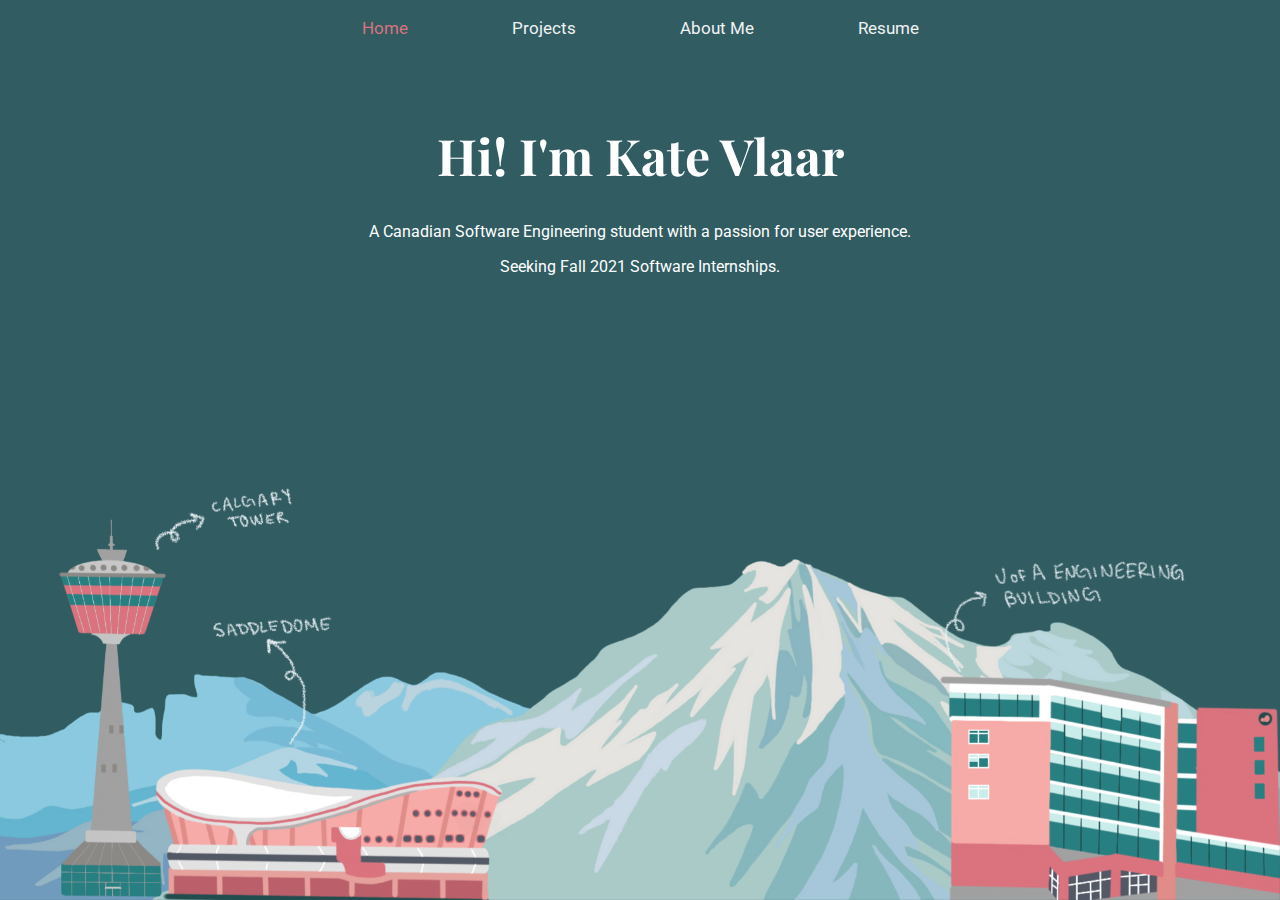
<file: index.html>
<!DOCTYPE html>
<html>
    <head>
        <title>Kate Vlaar</title>
        <link rel="stylesheet" href="style.css">
        <link href='https://fonts.googleapis.com/css?family=Roboto' rel='stylesheet'>
        <link rel="preconnect" href="https://fonts.gstatic.com">
        <link href="https://fonts.googleapis.com/css2?family=Playfair+Display:wght@800&family=Sintony&display=swap" rel="stylesheet">
    </head>

    <body>
        <div class="navbar">
            <a class="active" href="index.html">Home</a>
            <a href="projects.html">Projects</a>
            <a href="">About Me</a>
            <a target="_blank" href="December2020Resume.pdf">Resume</a>
        </div>
        <div class="bodyContainer">
            <div class="headerText">
                <h1>Hi! I'm Kate Vlaar</h1>
                <p>A Canadian Software Engineering student with a passion for user experience. </p>
                <p>Seeking Fall 2021 Software Internships.</p>
            </div>
            <img class="homepageImage" src='Untitled_Artwork.png'>
        </div>
    </body>
  </html>
</file>
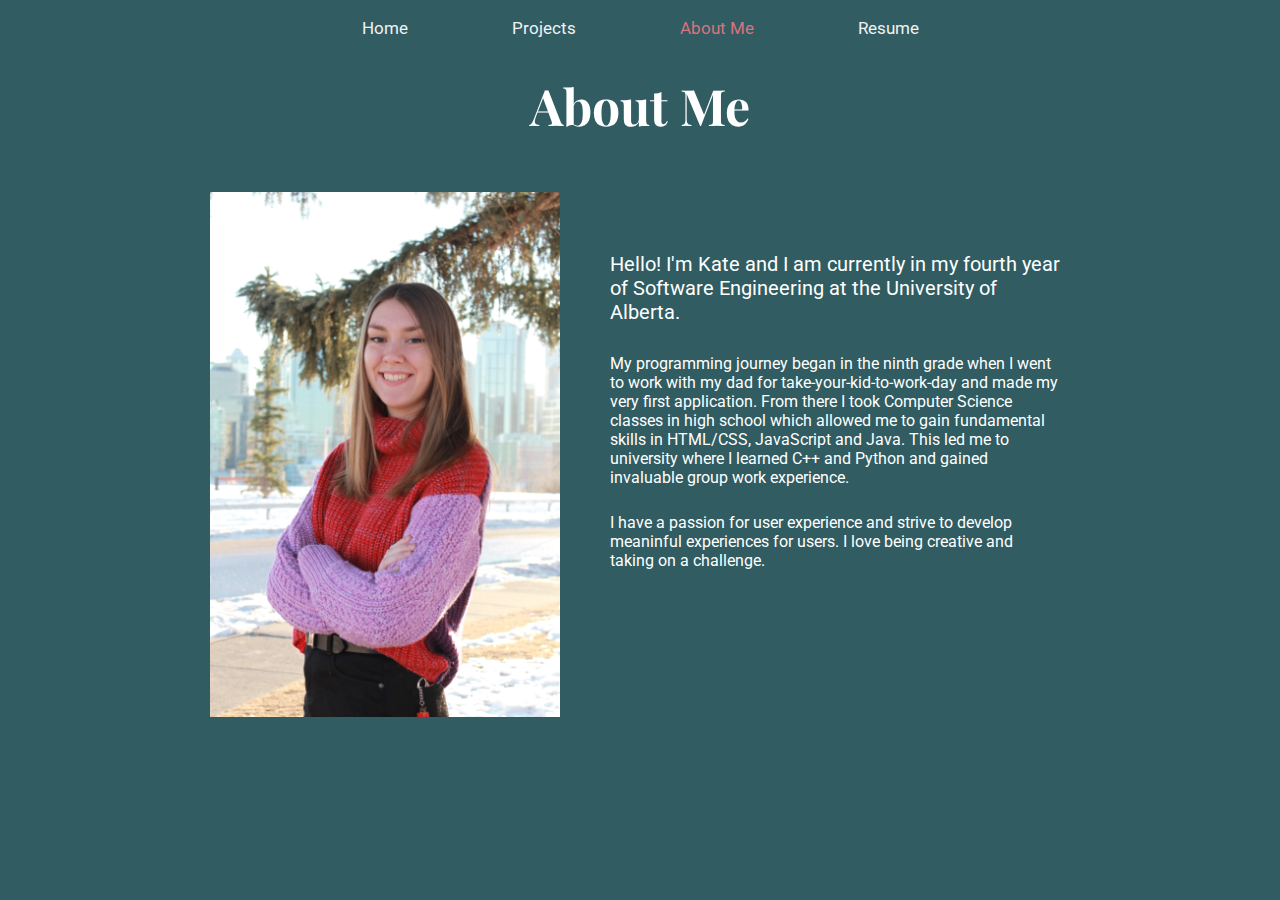
<file: about.html>
<!DOCTYPE html>
<html>
    <head>
        <title>Kate Vlaar</title>
        <link rel="stylesheet" href="style.css">
        <link href='https://fonts.googleapis.com/css?family=Roboto' rel='stylesheet'>
        <link rel="preconnect" href="https://fonts.gstatic.com">
        <link href="https://fonts.googleapis.com/css2?family=Playfair+Display:wght@800&family=Sintony&display=swap" rel="stylesheet">
    </head>

    <body>
        <div class="navbar">
            <a href="index.html">Home</a>
            <a href="projects.html">Projects</a>
            <a class="active" href="">About Me</a>
            <a target="_blank" href="Dec2020Resume.pdf">Resume</a>
        </div>
        <div class="projectHeader">
            <h1>About Me</h1>
        </div>
        <div class="flexContainer">
            <img class="headshot" src="headshotDec2020.JPG">
            <div class="projectTextContainer">
                <p class="aboutMeHeaderText">Hello! I'm Kate and I am currently in my fourth year of Software Engineering at the University of Alberta. </p>
                <p class="projectDescription">My programming journey began in the ninth grade when I went to work with my dad for take-your-kid-to-work-day and made my very first application. From there I took Computer Science classes in high school which allowed me to gain fundamental skills in HTML/CSS, JavaScript and Java. This led me to university where I learned C++ and Python and gained invaluable group work experience.</p>
                <p class="projectDescription">I have a passion for user experience and strive to develop meaninful experiences for users. I love being creative and taking on a challenge.</p>
            </div>
        </div>
    </body>
</html>
</file>
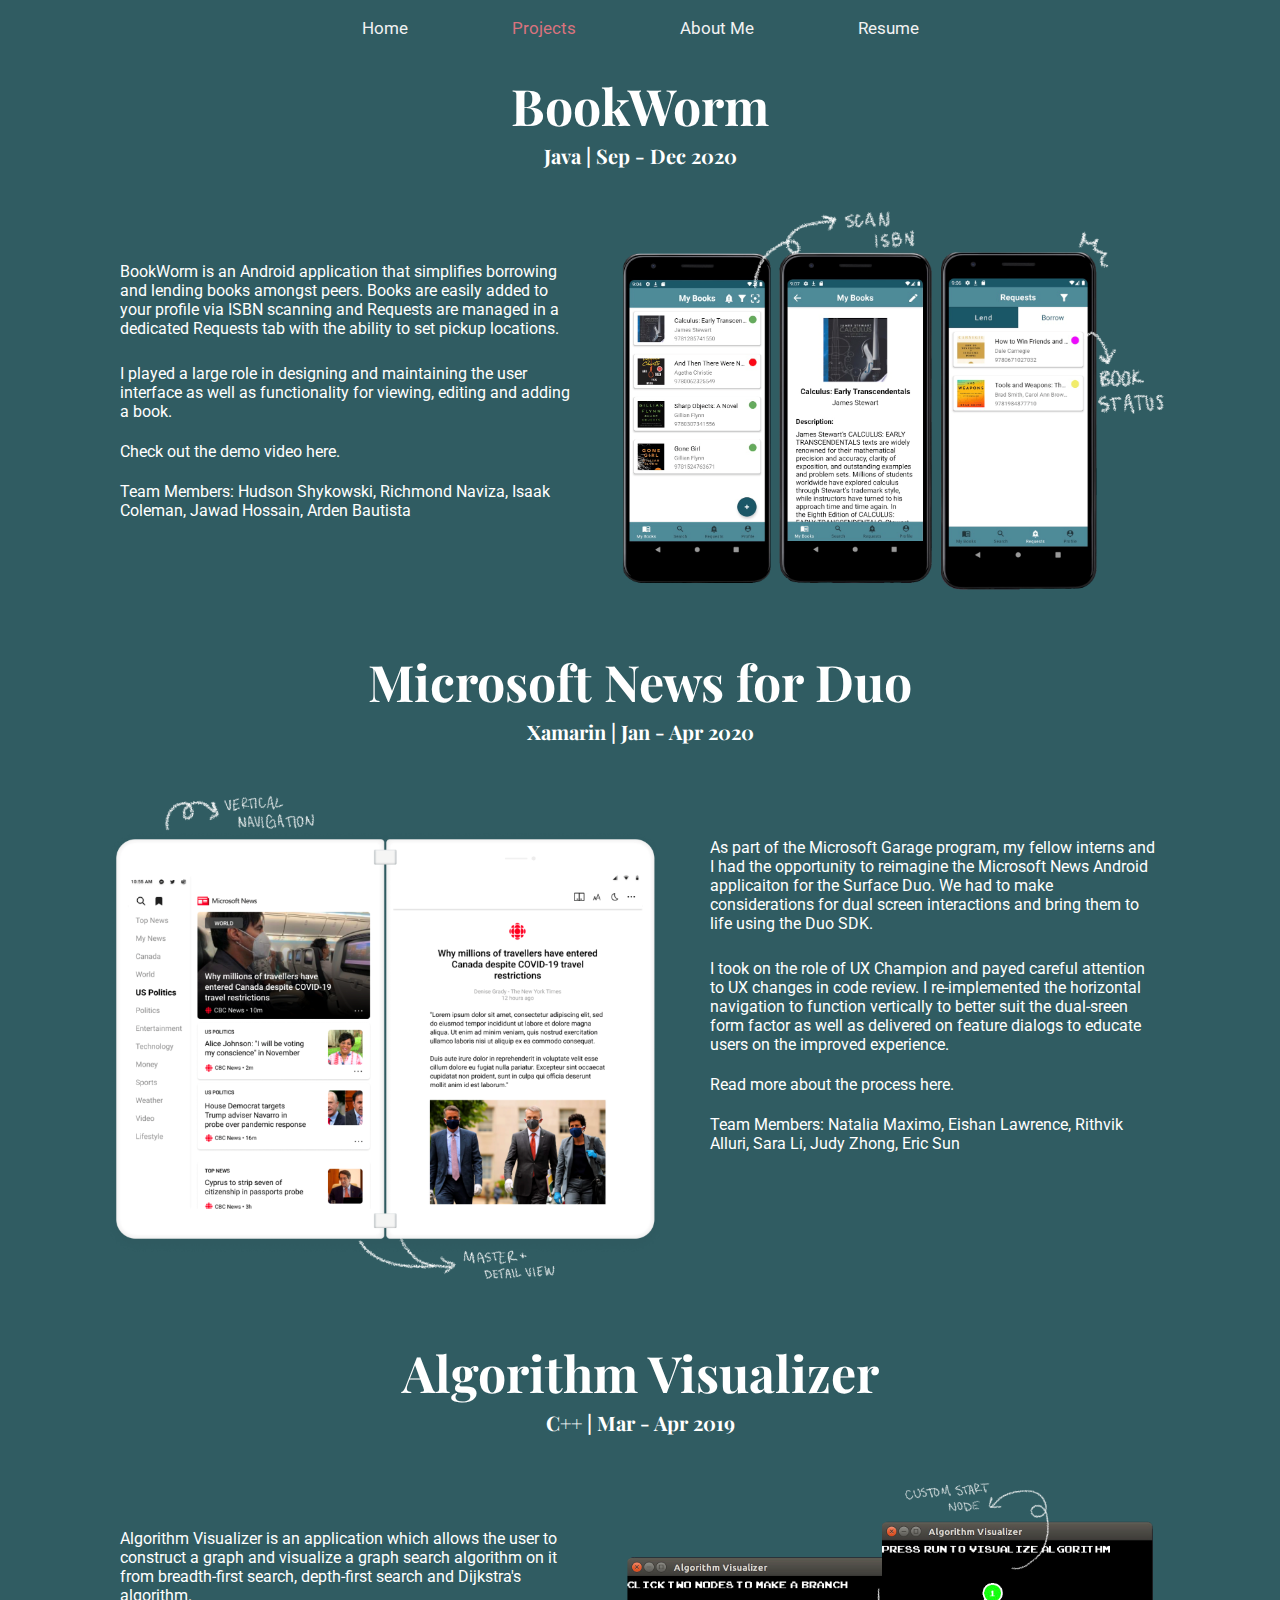
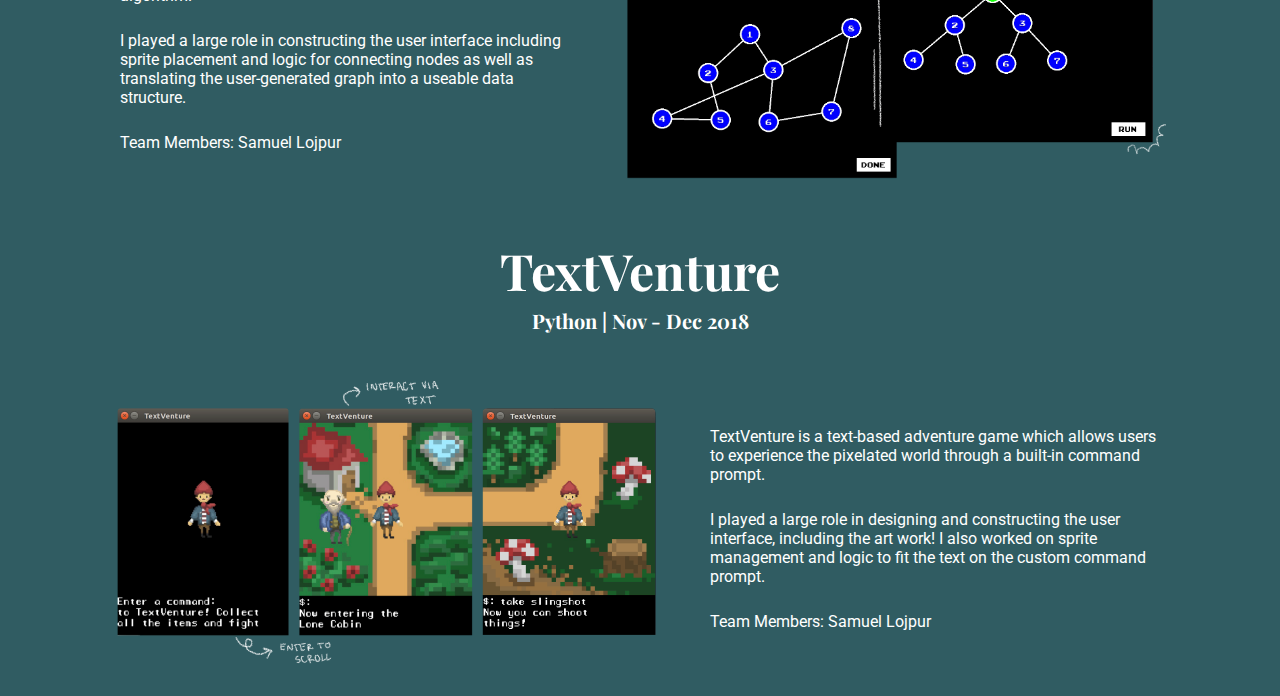
<file: projects.html>
<!DOCTYPE html>
<html>
    <head>
        <title>Kate Vlaar</title>
        <link rel="stylesheet" href="style.css">
        <link href='https://fonts.googleapis.com/css?family=Roboto' rel='stylesheet'>
        <link rel="preconnect" href="https://fonts.gstatic.com">
        <link href="https://fonts.googleapis.com/css2?family=Playfair+Display:wght@800&family=Sintony&display=swap" rel="stylesheet">
    </head>

    <body>
        <div class="navbar">
            <a href="index.html">Home</a>
            <a class="active" href="projects.html">Projects</a>
            <a href="about.html">About Me</a>
            <a target="_blank" href="Dec2020Resume.pdf">Resume</a>
        </div>
        <div class="projectHeader">
            <h1>BookWorm</h1>
            <h2>Java | Sep - Dec 2020</h2>
        </div>
        <div class="flexContainer">
            <div class="projectTextContainer">
                <p class="projectDescription">BookWorm is an Android application that simplifies borrowing and lending books amongst peers. Books are easily added to your profile via ISBN scanning and Requests are managed in a dedicated Requests tab with the ability to set pickup locations. </p>
                <p class="projectDescription">I played a large role in designing and maintaining the user interface as well as functionality for viewing, editing and adding a book.</p>
                <a class="projectDescription" href="https://drive.google.com/file/d/150PFqZhYIhpwM-ffT5sPvHTz5cR6CzyY/view?usp=sharing">Check out the demo video here.</a>
                <p class="projectDescription">Team Members: Hudson Shykowski, Richmond Naviza, Isaak Coleman, Jawad Hossain, Arden Bautista</p>

            </div>
            <img class="bookworm" src="Bookworm.png">
        </div>
        <div class="projectHeader">
            <h1>Microsoft News for Duo</h1>
            <h2>Xamarin | Jan - Apr 2020</h2>
        </div>
        <div class="flexContainer">
            <img class="duo" src="duo.png">
            <div class="projectTextContainer">
                <p class="projectDescription">As part of the Microsoft Garage program, my fellow interns and I had the opportunity to reimagine the Microsoft News Android applicaiton for the Surface Duo. We had to make considerations for dual screen interactions and bring them to life using the Duo SDK. </p>
                <p class="projectDescription">I took on the role of UX Champion and payed careful attention to UX changes in code review. I re-implemented the horizontal navigation to function vertically to better suit the dual-sreen form factor as well as delivered on feature dialogs to educate users on the improved experience.</p>
                <a class="projectDescription" href="https://devblogs.microsoft.com/surface-duo/enhance-microsoft-news-dual-screen/">Read more about the process here.</a>
                <p class="projectDescription">Team Members: Natalia Maximo, Eishan Lawrence, Rithvik Alluri, Sara Li, Judy Zhong, Eric Sun</p>
            </div>
        </div>
        <div class="projectHeader">
            <h1>Algorithm Visualizer</h1>
            <h2>C++ | Mar - Apr 2019</h2>
        </div>
        <div class="flexContainer">
            <div class="projectTextContainer">
                <p class="projectDescription">Algorithm Visualizer is an application which allows the user to construct a graph and visualize a graph search algorithm on it from breadth-first search, depth-first search and Dijkstra's algorithm. </p>
                <p class="projectDescription">I played a large role in constructing the user interface including sprite placement and logic for connecting nodes as well as translating the user-generated graph into a useable data structure. </p>
                <p class="projectDescription">Team Members: Samuel Lojpur</p>
            </div>
            <img class="duo" src="AlgoVisualizer.png">
        </div>
        <div class="projectHeader">
            <h1>TextVenture</h1>
            <h2>Python | Nov - Dec 2018</h2>
        </div>
        <div class="flexContainer">
            <img class="textVenture" src="textVenture.png">
            <div class="projectTextContainer">
                <p class="projectDescription">TextVenture is a text-based adventure game which allows users to experience the pixelated world through a built-in command prompt.</p>
                <p class="projectDescription">I played a large role in designing and constructing the user interface, including the art work! I also worked on sprite management and logic to fit the text on the custom command prompt.</p>
                <p class="projectDescription">Team Members: Samuel Lojpur</p>
            </div>
        </div>
    </body>
  </html>
</file>
<file: style.css>
body {
    background-color: #305C62;
    font-family: 'Roboto', sans-serif;
    color: white;
    font-size: 16px;
}

h1 {
    font-family: 'Playfair Display', serif;
    color: white;
    font-size: 50px;
}

h2 {
    font-family: 'Playfair Display', serif;
    color: white;
    font-size: 20px;
    margin-top: -30px;
}

.navbar {
    text-align: center;
    padding-top: 10px;
}

.navbar a {
    color: #f2f2f2;
    text-align: center;
    padding: 14px 50px;
    text-decoration: none;
    font-size: 17px;
}

.navbar a:hover {
    color: #EFB29F;
}

.projectDescription a:hover {
    color: #D9737E !important;
}
  
.navbar a.active {
    color: #D9737E;
}

.headerText {
    position: relative;
    padding-top: 50px;
    z-index: 200;
    text-align: center;
}

.bodyContainer {
    position: relative;
    width: 100%;
}

.homepageImage {
    width: 100%;
    height: auto;
    position:fixed;
    bottom:0px;
    left: 0px;
}

.flexContainer {
    display: flex;
    flex-direction: row;
    justify-content: center;
}

.projectDescription {
    width: 450px;
    padding: 5px 30px;
    color: white;
    text-decoration: none;
}

.aboutMeHeaderText {
    width: 450px;
    padding: 5px 30px;
    color: white;
    font-size: 20px;
    text-decoration: none;
}

.projectTextContainer {
    margin-top: 55px;
}

.bookworm {
    width: 550px;
    padding: 20px;
}

.duo {
    width: 550px;
    padding: 20px;
}

.textVenture {
    width: 550px;
    padding: 20px;
}

.projectHeader {
    text-align: center;
    /* padding-top: 20px;
    padding-left: 300px; */
}

.headshot {
    width: 350px;
    padding: 20px;
}
</file>
